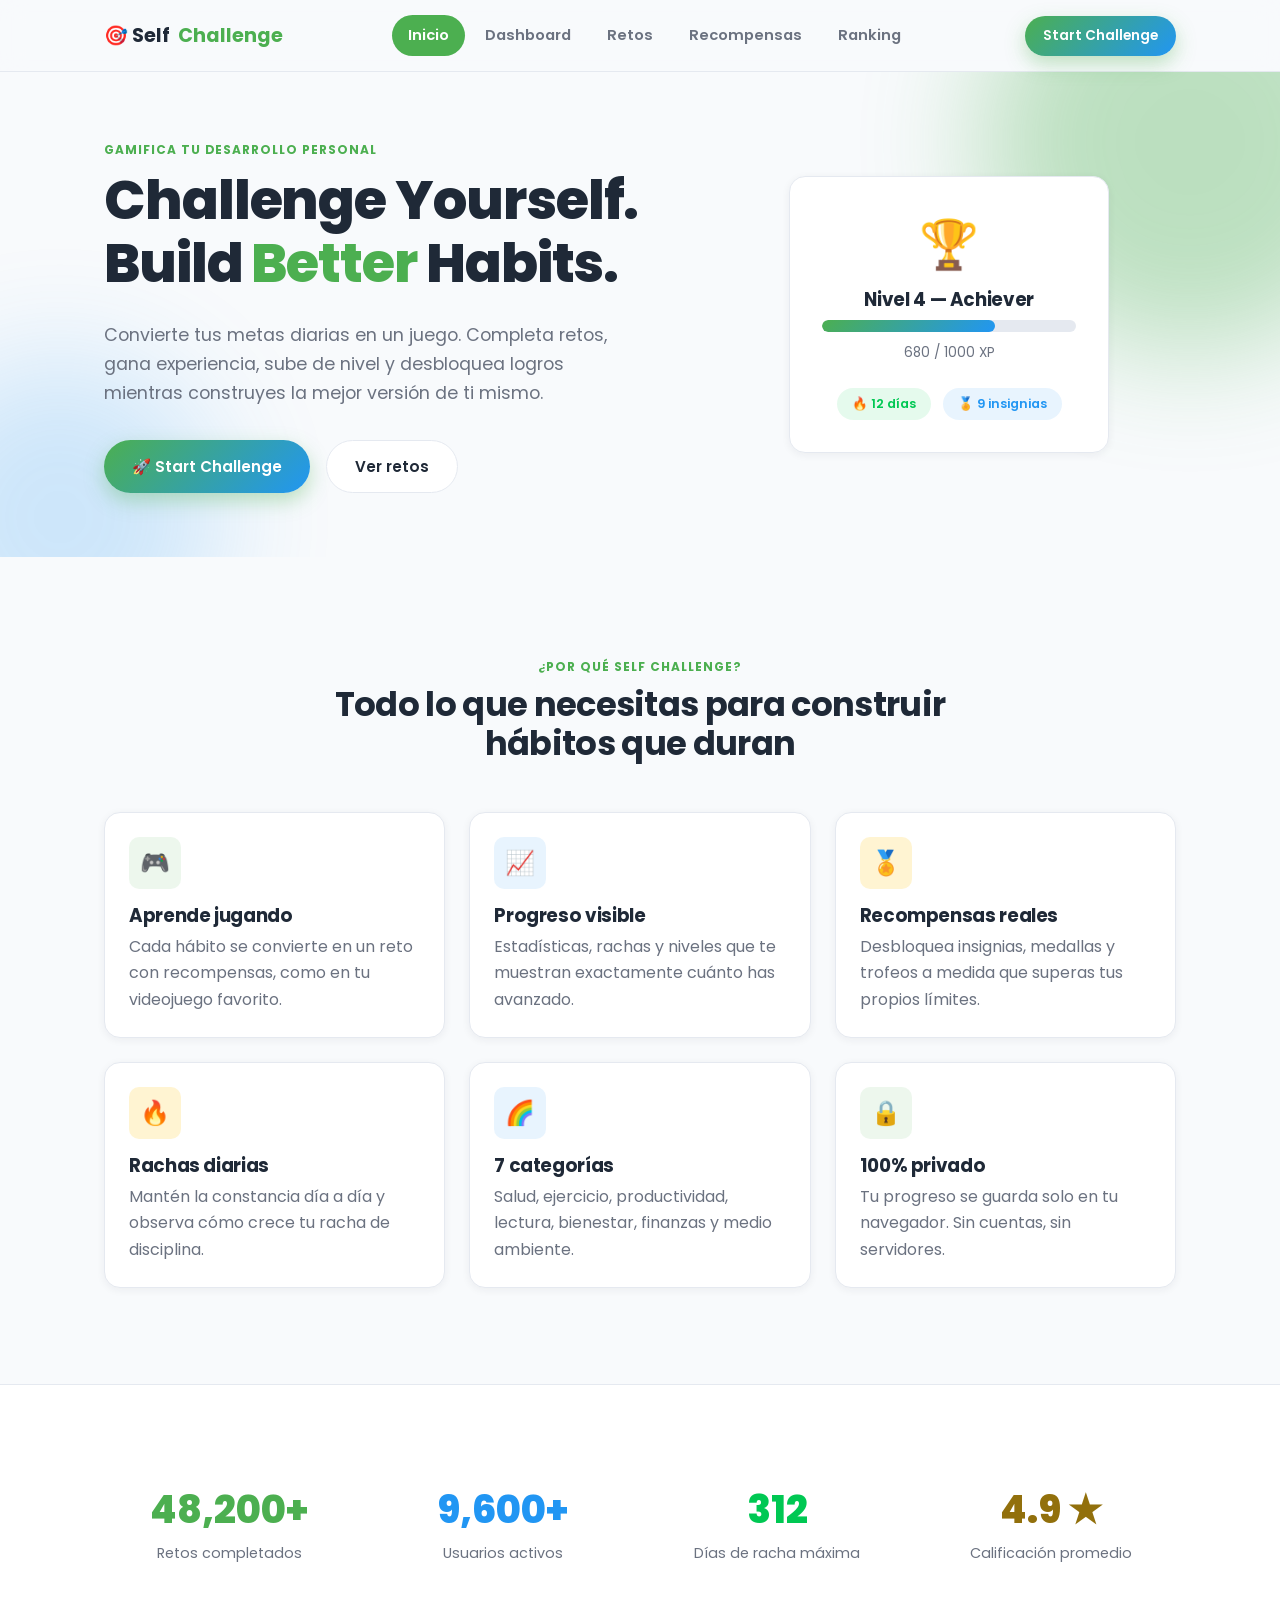
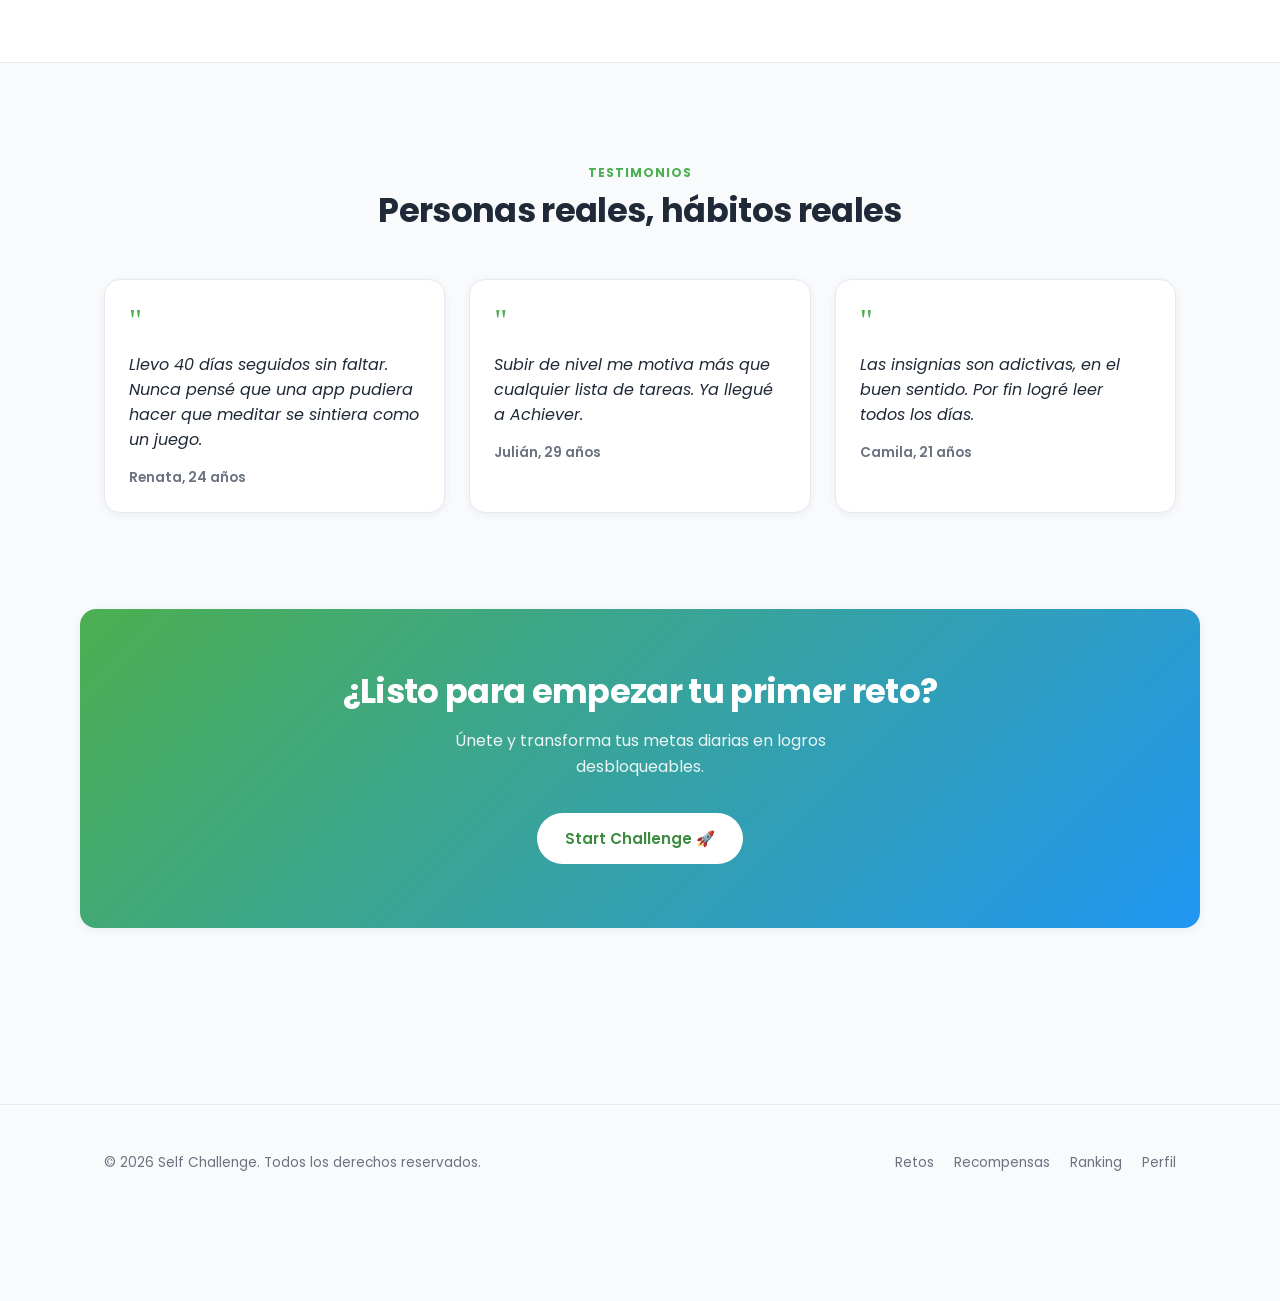
<file: index.html>
<!DOCTYPE html>
<html lang="es">
<head>
<meta charset="UTF-8">
<meta name="viewport" content="width=device-width, initial-scale=1.0">
<title>Self Challenge — Challenge Yourself. Build Better Habits.</title>
<meta name="description" content="Construye mejores hábitos jugando. Desafíos diarios, XP, niveles y logros.">
<link rel="preconnect" href="https://fonts.googleapis.com">
<link href="https://fonts.googleapis.com/css2?family=Poppins:wght@400;500;600;700;800&display=swap" rel="stylesheet">
<link rel="stylesheet" href="css/style.css">
<link rel="stylesheet" href="css/animations.css">
<link rel="stylesheet" href="css/responsive.css">
</head>
<body>

<nav class="navbar">
  <div class="container">
    <a href="index.html" class="brand">🎯 Self<span class="dot">Challenge</span></a>
    <div class="nav-links">
      <a href="index.html">Inicio</a>
      <a href="dashboard.html">Dashboard</a>
      <a href="challenges.html">Retos</a>
      <a href="rewards.html">Recompensas</a>
      <a href="ranking.html">Ranking</a>
    </div>
    <a href="dashboard.html" class="btn btn-primary btn-sm">Start Challenge</a>
    <button class="nav-toggle" aria-label="Abrir menú">☰</button>
  </div>
</nav>

<!-- ================= HERO ================= -->
<header class="hero">
  <div class="container hero-grid">
    <div class="reveal">
      <span class="eyebrow">Gamifica tu desarrollo personal</span>
      <h1>Challenge Yourself.<br>Build <span style="color:var(--color-primary)">Better</span> Habits.</h1>
      <p class="lead">Convierte tus metas diarias en un juego. Completa retos, gana experiencia, sube de nivel y desbloquea logros mientras construyes la mejor versión de ti mismo.</p>
      <div class="hero-actions">
        <a href="dashboard.html" class="btn btn-primary">🚀 Start Challenge</a>
        <a href="challenges.html" class="btn btn-secondary">Ver retos</a>
      </div>
    </div>
    <div class="hero-visual reveal reveal-2">
      <div class="card hero-card float">
        <div class="hero-card-icon">🏆</div>
        <h3>Nivel 4 — Achiever</h3>
        <div class="progress-track"><div class="progress-fill" style="width:68%"></div></div>
        <p style="margin:10px 0 0; font-size:0.85rem;">680 / 1000 XP</p>
        <div class="hero-card-pills">
          <span class="pill pill-success">🔥 12 días</span>
          <span class="pill pill-secondary">🏅 9 insignias</span>
        </div>
      </div>
    </div>
  </div>
</header>

<!-- ================= BENEFITS ================= -->
<section class="section">
  <div class="container">
    <div class="section-header">
      <span class="eyebrow">¿Por qué Self Challenge?</span>
      <h2>Todo lo que necesitas para construir hábitos que duran</h2>
    </div>
    <div class="benefits-grid">
      <div class="card card-hover benefit-card reveal reveal-1">
        <div class="icon-chip">🎮</div>
        <h3>Aprende jugando</h3>
        <p>Cada hábito se convierte en un reto con recompensas, como en tu videojuego favorito.</p>
      </div>
      <div class="card card-hover benefit-card reveal reveal-2">
        <div class="icon-chip blue">📈</div>
        <h3>Progreso visible</h3>
        <p>Estadísticas, rachas y niveles que te muestran exactamente cuánto has avanzado.</p>
      </div>
      <div class="card card-hover benefit-card reveal reveal-3">
        <div class="icon-chip amber">🏅</div>
        <h3>Recompensas reales</h3>
        <p>Desbloquea insignias, medallas y trofeos a medida que superas tus propios límites.</p>
      </div>
      <div class="card card-hover benefit-card reveal reveal-1">
        <div class="icon-chip amber">🔥</div>
        <h3>Rachas diarias</h3>
        <p>Mantén la constancia día a día y observa cómo crece tu racha de disciplina.</p>
      </div>
      <div class="card card-hover benefit-card reveal reveal-2">
        <div class="icon-chip blue">🌈</div>
        <h3>7 categorías</h3>
        <p>Salud, ejercicio, productividad, lectura, bienestar, finanzas y medio ambiente.</p>
      </div>
      <div class="card card-hover benefit-card reveal reveal-3">
        <div class="icon-chip">🔒</div>
        <h3>100% privado</h3>
        <p>Tu progreso se guarda solo en tu navegador. Sin cuentas, sin servidores.</p>
      </div>
    </div>
  </div>
</section>

<!-- ================= STATS ================= -->
<section class="section section-alt">
  <div class="container stats-row">
    <div class="stat-block reveal reveal-1"><div class="stat-number" style="color:var(--color-primary);">48,200+</div><p>Retos completados</p></div>
    <div class="stat-block reveal reveal-2"><div class="stat-number" style="color:var(--color-secondary);">9,600+</div><p>Usuarios activos</p></div>
    <div class="stat-block reveal reveal-3"><div class="stat-number" style="color:var(--color-success);">312</div><p>Días de racha máxima</p></div>
    <div class="stat-block reveal reveal-4"><div class="stat-number" style="color:#92700c;">4.9 ★</div><p>Calificación promedio</p></div>
  </div>
</section>

<!-- ================= TESTIMONIALS ================= -->
<section class="section">
  <div class="container">
    <div class="section-header">
      <span class="eyebrow">Testimonios</span>
      <h2>Personas reales, hábitos reales</h2>
    </div>
    <div class="testimonial-grid">
      <div class="card testimonial-card reveal reveal-1">
        <span class="quote-mark">"</span>
        <blockquote>Llevo 40 días seguidos sin faltar. Nunca pensé que una app pudiera hacer que meditar se sintiera como un juego.</blockquote>
        <footer>Renata, 24 años</footer>
      </div>
      <div class="card testimonial-card reveal reveal-2">
        <span class="quote-mark">"</span>
        <blockquote>Subir de nivel me motiva más que cualquier lista de tareas. Ya llegué a Achiever.</blockquote>
        <footer>Julián, 29 años</footer>
      </div>
      <div class="card testimonial-card reveal reveal-3">
        <span class="quote-mark">"</span>
        <blockquote>Las insignias son adictivas, en el buen sentido. Por fin logré leer todos los días.</blockquote>
        <footer>Camila, 21 años</footer>
      </div>
    </div>
  </div>
</section>

<!-- ================= CTA ================= -->
<section class="section" style="padding-top:0;">
  <div class="container card cta-banner">
    <h2>¿Listo para empezar tu primer reto?</h2>
    <p>Únete y transforma tus metas diarias en logros desbloqueables.</p>
    <a href="dashboard.html" class="btn btn-primary">Start Challenge 🚀</a>
  </div>
</section>

<footer class="footer">
  <div class="container">
    <span>© 2026 Self Challenge. Todos los derechos reservados.</span>
    <div class="footer-links">
      <a href="challenges.html">Retos</a>
      <a href="rewards.html">Recompensas</a>
      <a href="ranking.html">Ranking</a>
      <a href="profile.html">Perfil</a>
    </div>
  </div>
</footer>

<script src="js/storage.js"></script>
<script src="js/app.js"></script>
</body>
</html>
</file>
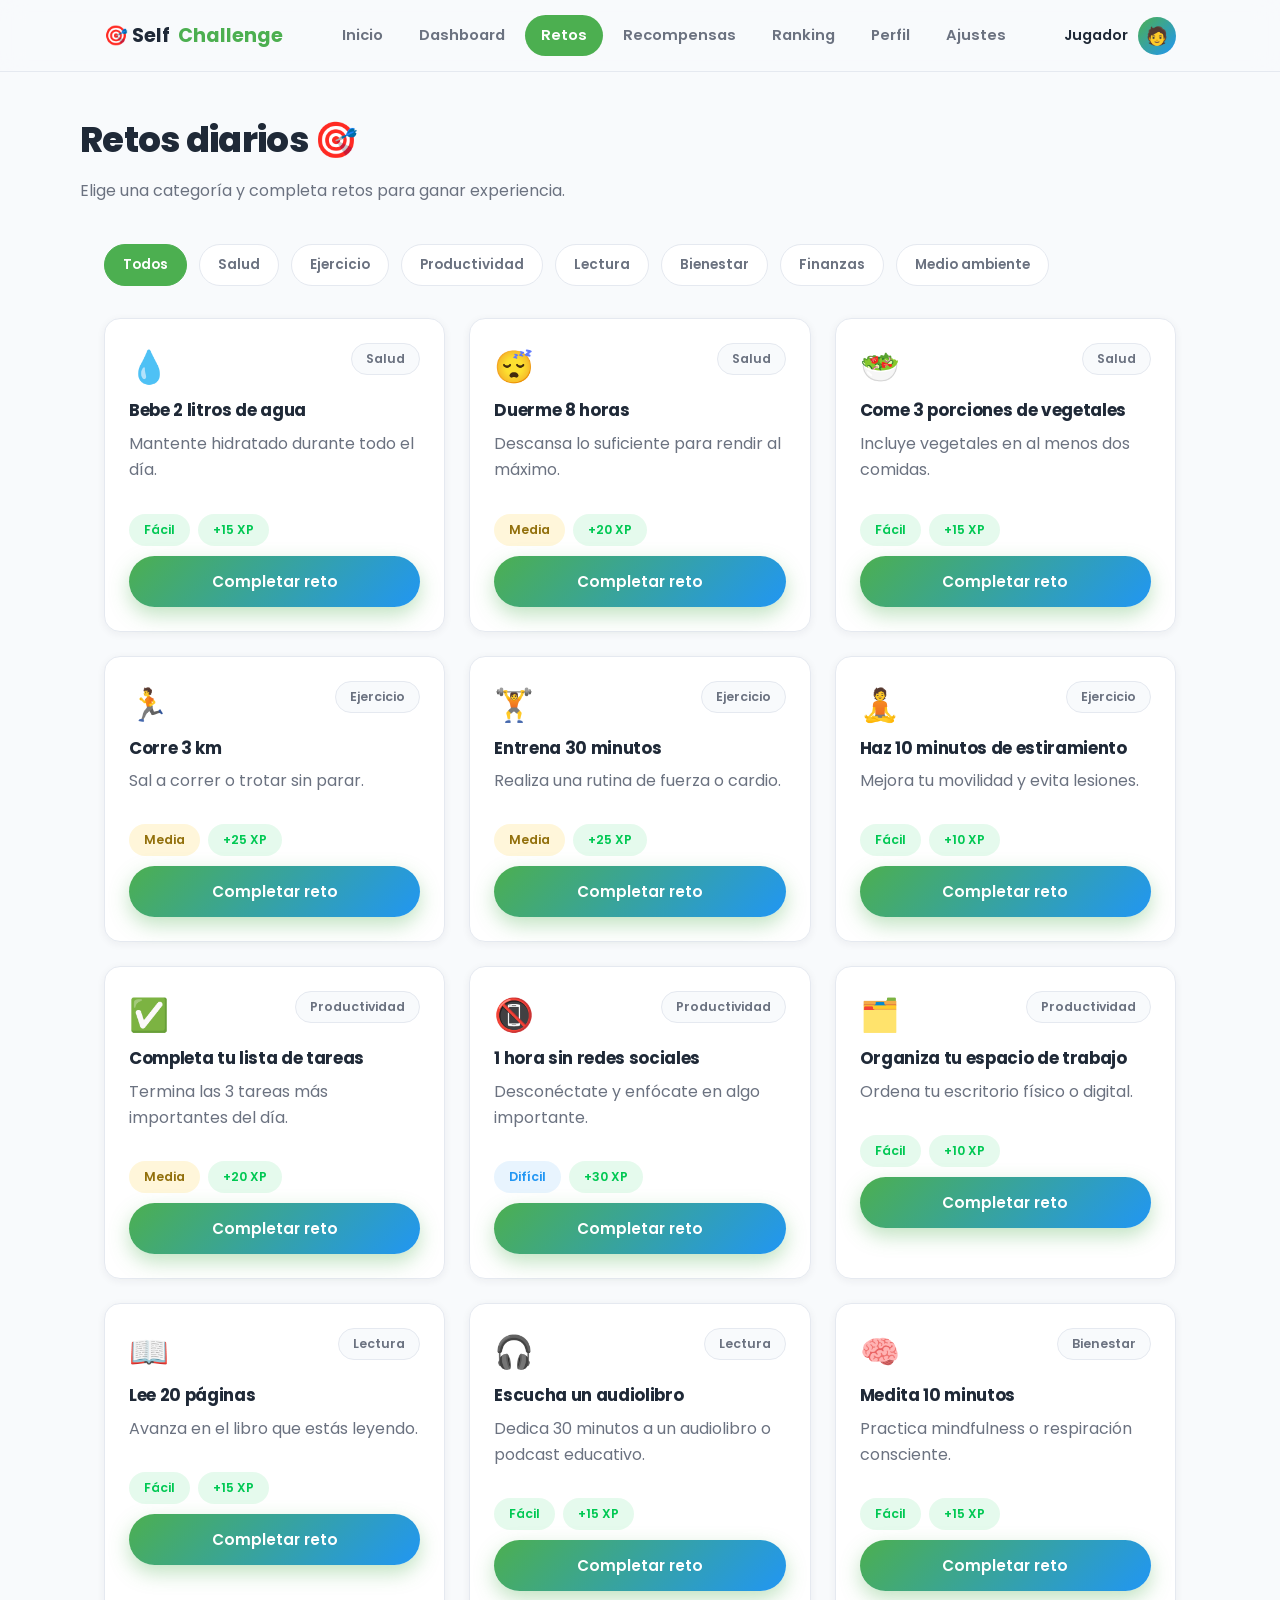
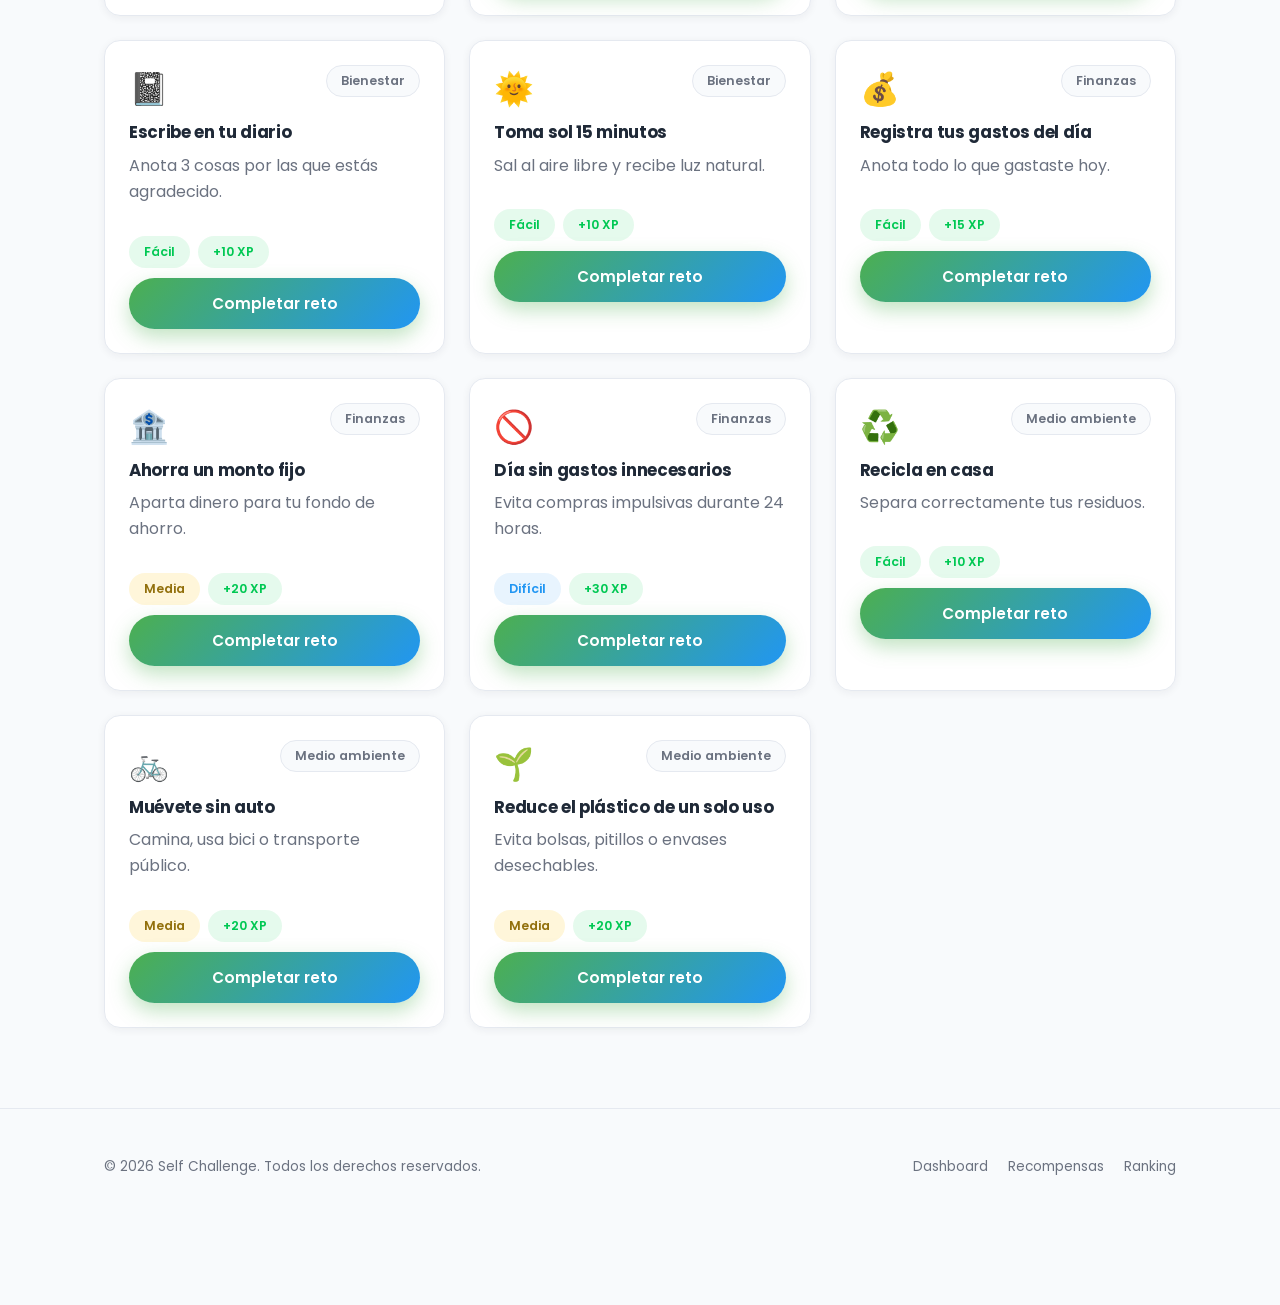
<file: challenges.html>
<!DOCTYPE html>
<html lang="es">
<head>
<meta charset="UTF-8">
<meta name="viewport" content="width=device-width, initial-scale=1.0">
<title>Retos — Self Challenge</title>
<link href="https://fonts.googleapis.com/css2?family=Poppins:wght@400;500;600;700;800&display=swap" rel="stylesheet">
<link rel="stylesheet" href="css/style.css">
<link rel="stylesheet" href="css/dashboard.css">
<link rel="stylesheet" href="css/animations.css">
<link rel="stylesheet" href="css/responsive.css">
</head>
<body>

<nav class="navbar">
  <div class="container">
    <a href="index.html" class="brand">🎯 Self<span class="dot">Challenge</span></a>
    <div class="nav-links">
      <a href="index.html">Inicio</a>
      <a href="dashboard.html">Dashboard</a>
      <a href="challenges.html">Retos</a>
      <a href="rewards.html">Recompensas</a>
      <a href="ranking.html">Ranking</a>
      <a href="profile.html">Perfil</a>
      <a href="settings.html">Ajustes</a>
    </div>
    <div class="nav-user">
      <span data-nav-name></span>
      <div class="nav-avatar" data-nav-avatar></div>
    </div>
    <button class="nav-toggle" aria-label="Abrir menú">☰</button>
  </div>
</nav>

<header class="page-header container">
  <h1 class="reveal">Retos diarios 🎯</h1>
  <p>Elige una categoría y completa retos para ganar experiencia.</p>
</header>

<section class="container">
  <div class="category-tabs" data-category-tabs></div>
  <div class="challenges-grid" data-challenges-grid></div>
</section>

<footer class="footer">
  <div class="container">
    <span>© 2026 Self Challenge. Todos los derechos reservados.</span>
    <div class="footer-links">
      <a href="dashboard.html">Dashboard</a>
      <a href="rewards.html">Recompensas</a>
      <a href="ranking.html">Ranking</a>
    </div>
  </div>
</footer>

<script src="js/storage.js"></script>
<script src="js/app.js"></script>
<script src="js/challenges.js"></script>
</body>
</html>
</file>
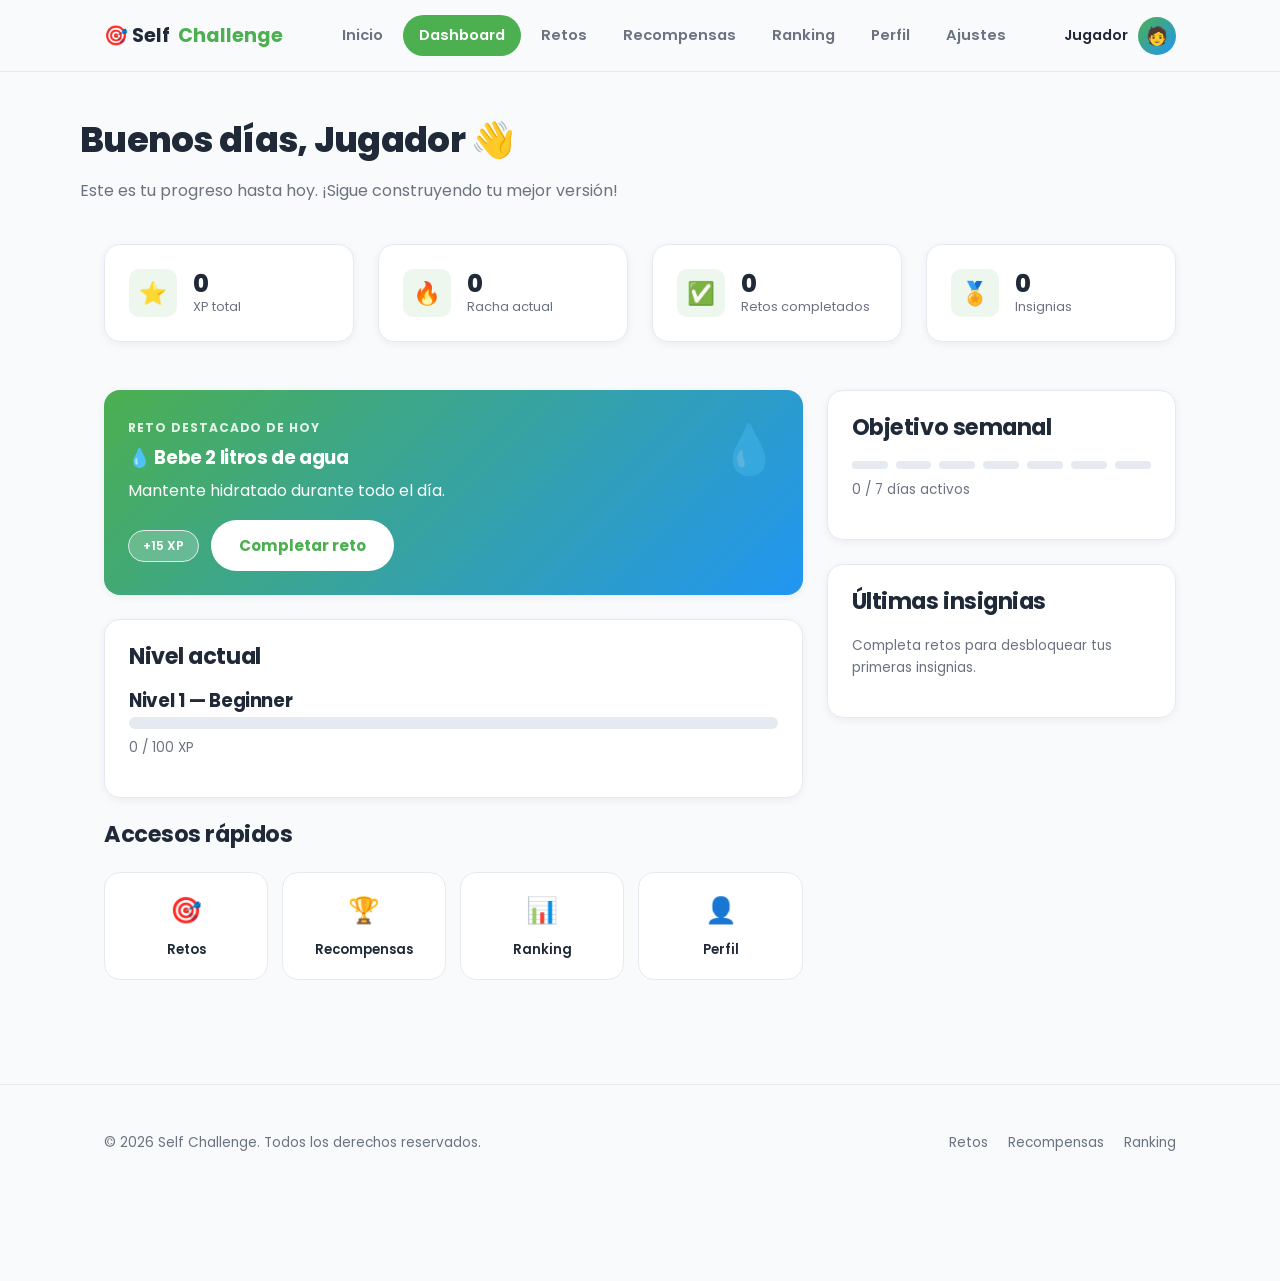
<file: dashboard.html>
<!DOCTYPE html>
<html lang="es">
<head>
<meta charset="UTF-8">
<meta name="viewport" content="width=device-width, initial-scale=1.0">
<title>Dashboard — Self Challenge</title>
<link href="https://fonts.googleapis.com/css2?family=Poppins:wght@400;500;600;700;800&display=swap" rel="stylesheet">
<link rel="stylesheet" href="css/style.css">
<link rel="stylesheet" href="css/dashboard.css">
<link rel="stylesheet" href="css/animations.css">
<link rel="stylesheet" href="css/responsive.css">
</head>
<body>

<nav class="navbar">
  <div class="container">
    <a href="index.html" class="brand">🎯 Self<span class="dot">Challenge</span></a>
    <div class="nav-links">
      <a href="index.html">Inicio</a>
      <a href="dashboard.html">Dashboard</a>
      <a href="challenges.html">Retos</a>
      <a href="rewards.html">Recompensas</a>
      <a href="ranking.html">Ranking</a>
      <a href="profile.html">Perfil</a>
      <a href="settings.html">Ajustes</a>
    </div>
    <div class="nav-user">
      <span data-nav-name></span>
      <div class="nav-avatar" data-nav-avatar></div>
    </div>
    <button class="nav-toggle" aria-label="Abrir menú">☰</button>
  </div>
</nav>

<header class="page-header container">
  <h1 data-greeting class="reveal">Hola 👋</h1>
  <p>Este es tu progreso hasta hoy. ¡Sigue construyendo tu mejor versión!</p>
</header>

<section class="container">
  <div class="stats-grid">
    <div class="card stat-card reveal reveal-1">
      <div class="stat-icon">⭐</div>
      <div><div class="stat-value" data-total-xp>0</div><div class="stat-label">XP total</div></div>
    </div>
    <div class="card stat-card reveal reveal-2">
      <div class="stat-icon">🔥</div>
      <div><div class="stat-value" data-streak>0</div><div class="stat-label">Racha actual</div></div>
    </div>
    <div class="card stat-card reveal reveal-3">
      <div class="stat-icon">✅</div>
      <div><div class="stat-value" data-completed>0</div><div class="stat-label">Retos completados</div></div>
    </div>
    <div class="card stat-card reveal reveal-4">
      <div class="stat-icon">🏅</div>
      <div><div class="stat-value" data-badges-count>0</div><div class="stat-label">Insignias</div></div>
    </div>
  </div>

  <div class="dashboard-grid">
    <div>
      <div class="card featured-challenge reveal reveal-1" data-featured></div>

      <div class="card reveal reveal-2" style="margin-top:24px;">
        <div class="section-title"><h2>Nivel actual</h2></div>
        <h3 data-level-name style="margin-bottom:6px;">Nivel 1 — Beginner</h3>
        <div class="progress-track"><div class="progress-fill" data-xp-fill></div></div>
        <p style="margin-top:8px; font-size:0.85rem;" data-xp-label>0 / 100 XP</p>
      </div>

      <div class="section-title" style="margin-top:24px;"><h2>Accesos rápidos</h2></div>
      <div class="quick-actions">
        <a href="challenges.html" class="quick-action"><div class="qa-icon">🎯</div><span class="qa-label">Retos</span></a>
        <a href="rewards.html" class="quick-action"><div class="qa-icon">🏆</div><span class="qa-label">Recompensas</span></a>
        <a href="ranking.html" class="quick-action"><div class="qa-icon">📊</div><span class="qa-label">Ranking</span></a>
        <a href="profile.html" class="quick-action"><div class="qa-icon">👤</div><span class="qa-label">Perfil</span></a>
      </div>
    </div>

    <div>
      <div class="card reveal reveal-1">
        <div class="section-title"><h2>Objetivo semanal</h2></div>
        <div class="weekly-goal-track" data-week-track></div>
        <p style="margin-top:10px; font-size:0.85rem;" data-week-count>0 / 7 días activos</p>
      </div>

      <div class="card reveal reveal-2" style="margin-top:24px;">
        <div class="section-title"><h2>Últimas insignias</h2></div>
        <div style="display:flex; gap:8px;" data-recent-badges></div>
      </div>
    </div>
  </div>
</section>

<footer class="footer">
  <div class="container">
    <span>© 2026 Self Challenge. Todos los derechos reservados.</span>
    <div class="footer-links">
      <a href="challenges.html">Retos</a>
      <a href="rewards.html">Recompensas</a>
      <a href="ranking.html">Ranking</a>
    </div>
  </div>
</footer>

<script src="js/storage.js"></script>
<script src="js/app.js"></script>
<script src="js/dashboard.js"></script>
</body>
</html>
</file>
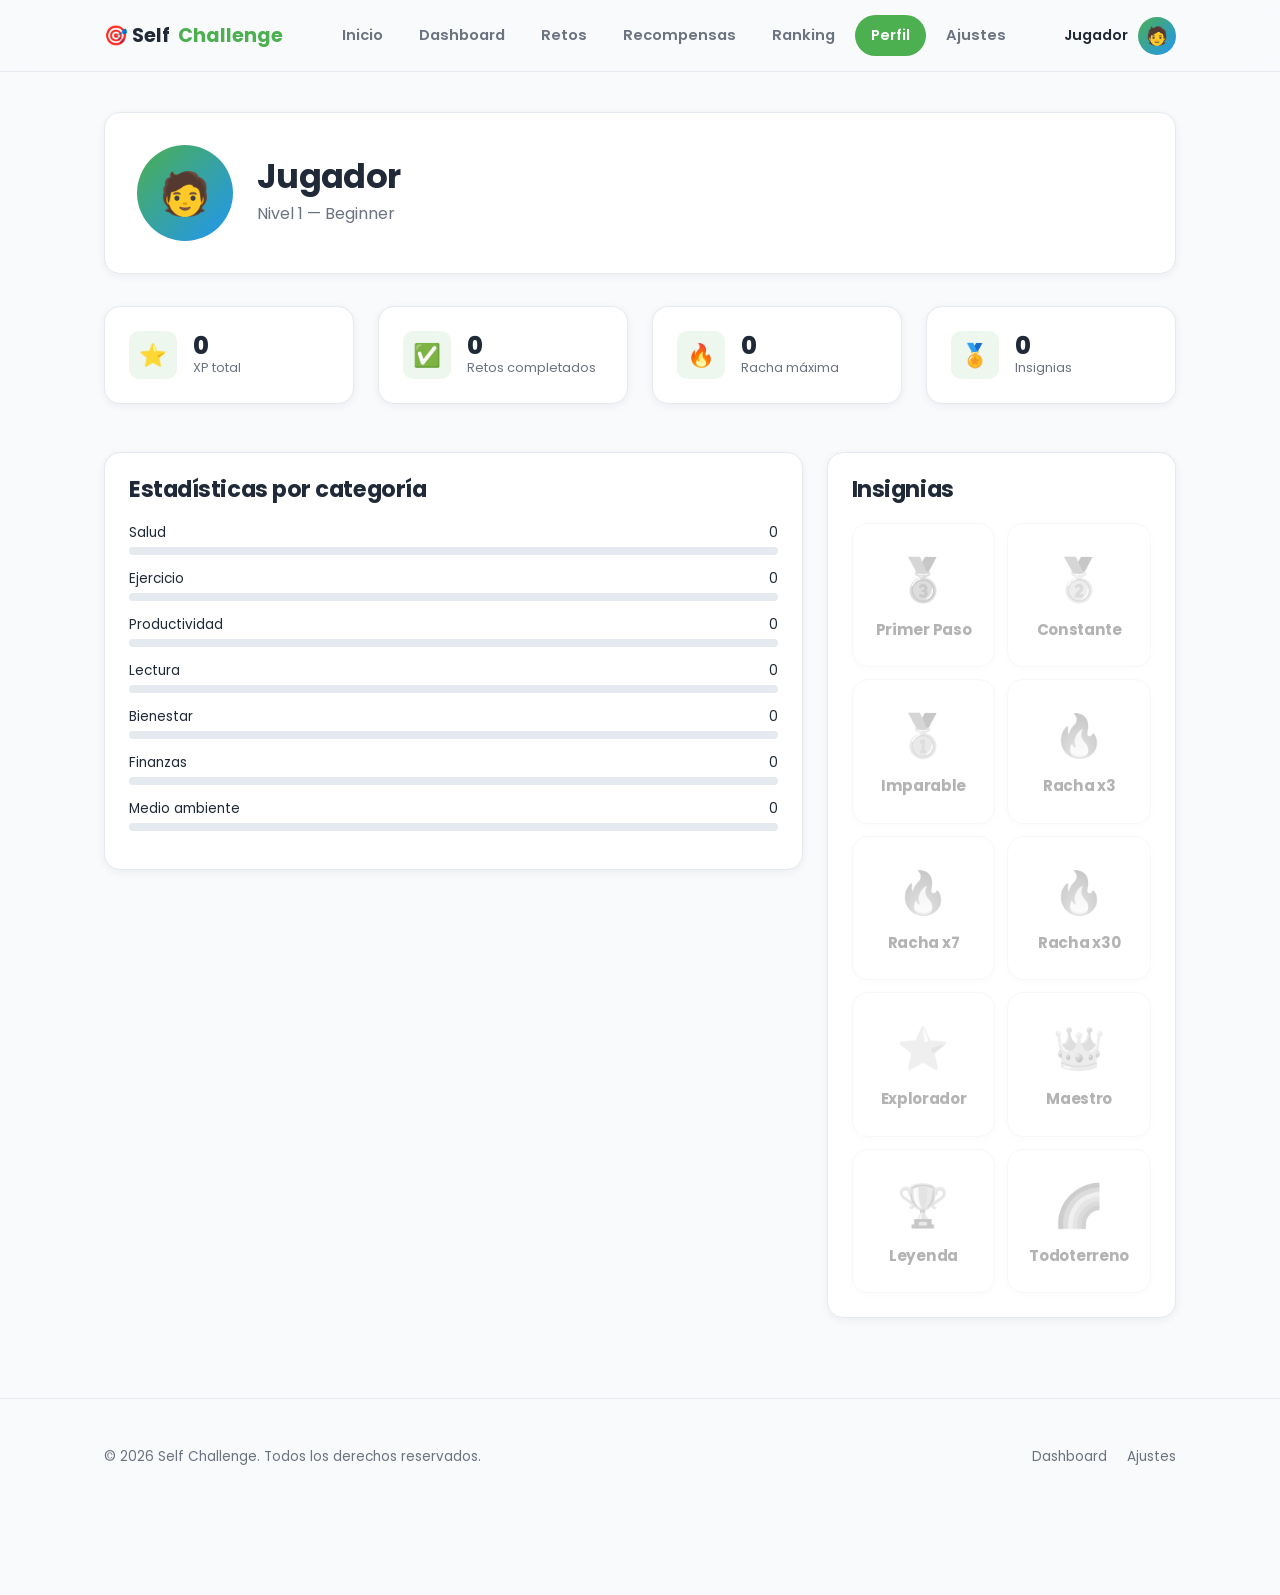
<file: profile.html>
<!DOCTYPE html>
<html lang="es">
<head>
<meta charset="UTF-8">
<meta name="viewport" content="width=device-width, initial-scale=1.0">
<title>Perfil — Self Challenge</title>
<link href="https://fonts.googleapis.com/css2?family=Poppins:wght@400;500;600;700;800&display=swap" rel="stylesheet">
<link rel="stylesheet" href="css/style.css">
<link rel="stylesheet" href="css/dashboard.css">
<link rel="stylesheet" href="css/animations.css">
<link rel="stylesheet" href="css/responsive.css">
</head>
<body>

<nav class="navbar">
  <div class="container">
    <a href="index.html" class="brand">🎯 Self<span class="dot">Challenge</span></a>
    <div class="nav-links">
      <a href="index.html">Inicio</a>
      <a href="dashboard.html">Dashboard</a>
      <a href="challenges.html">Retos</a>
      <a href="rewards.html">Recompensas</a>
      <a href="ranking.html">Ranking</a>
      <a href="profile.html">Perfil</a>
      <a href="settings.html">Ajustes</a>
    </div>
    <div class="nav-user">
      <span data-nav-name></span>
      <div class="nav-avatar" data-nav-avatar></div>
    </div>
    <button class="nav-toggle" aria-label="Abrir menú">☰</button>
  </div>
</nav>

<section class="container" style="padding-top:40px;">
  <div class="card profile-hero reveal">
    <div class="profile-avatar-lg" data-profile-avatar></div>
    <div>
      <h2 data-profile-name style="margin-bottom:4px;">Jugador</h2>
      <p data-profile-level style="margin:0;">Nivel 1 — Beginner</p>
    </div>
  </div>

  <div class="stats-grid">
    <div class="card stat-card reveal reveal-1">
      <div class="stat-icon">⭐</div>
      <div><div class="stat-value" data-profile-xp>0</div><div class="stat-label">XP total</div></div>
    </div>
    <div class="card stat-card reveal reveal-2">
      <div class="stat-icon">✅</div>
      <div><div class="stat-value" data-profile-completed>0</div><div class="stat-label">Retos completados</div></div>
    </div>
    <div class="card stat-card reveal reveal-3">
      <div class="stat-icon">🔥</div>
      <div><div class="stat-value" data-profile-maxstreak>0</div><div class="stat-label">Racha máxima</div></div>
    </div>
    <div class="card stat-card reveal reveal-4">
      <div class="stat-icon">🏅</div>
      <div><div class="stat-value" data-profile-badges>0</div><div class="stat-label">Insignias</div></div>
    </div>
  </div>

  <div class="dashboard-grid">
    <div class="card reveal reveal-1">
      <div class="section-title"><h2>Estadísticas por categoría</h2></div>
      <div data-category-stats></div>
    </div>
    <div class="card reveal reveal-2">
      <div class="section-title"><h2>Insignias</h2></div>
      <div class="rewards-grid" style="grid-template-columns:repeat(2,1fr); gap:12px;" data-profile-badge-grid></div>
    </div>
  </div>
</section>

<footer class="footer">
  <div class="container">
    <span>© 2026 Self Challenge. Todos los derechos reservados.</span>
    <div class="footer-links">
      <a href="dashboard.html">Dashboard</a>
      <a href="settings.html">Ajustes</a>
    </div>
  </div>
</footer>

<script src="js/storage.js"></script>
<script src="js/app.js"></script>
<script src="js/profile.js"></script>
</body>
</html>
</file>
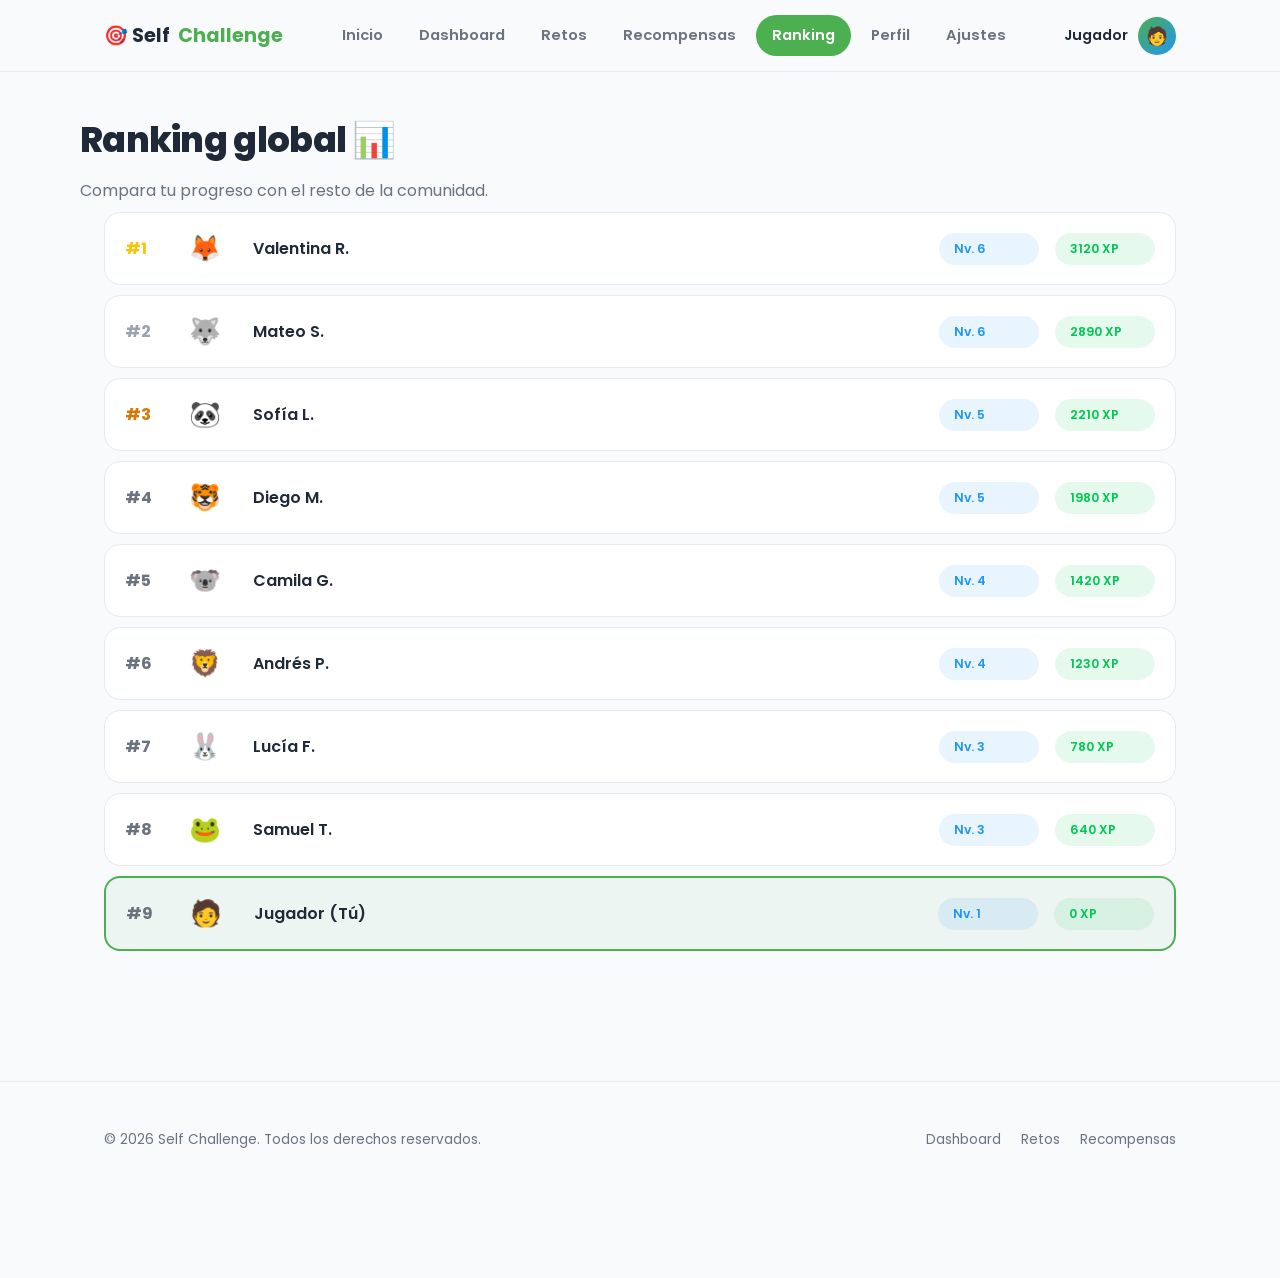
<file: ranking.html>
<!DOCTYPE html>
<html lang="es">
<head>
<meta charset="UTF-8">
<meta name="viewport" content="width=device-width, initial-scale=1.0">
<title>Ranking — Self Challenge</title>
<link href="https://fonts.googleapis.com/css2?family=Poppins:wght@400;500;600;700;800&display=swap" rel="stylesheet">
<link rel="stylesheet" href="css/style.css">
<link rel="stylesheet" href="css/dashboard.css">
<link rel="stylesheet" href="css/animations.css">
<link rel="stylesheet" href="css/responsive.css">
</head>
<body>

<nav class="navbar">
  <div class="container">
    <a href="index.html" class="brand">🎯 Self<span class="dot">Challenge</span></a>
    <div class="nav-links">
      <a href="index.html">Inicio</a>
      <a href="dashboard.html">Dashboard</a>
      <a href="challenges.html">Retos</a>
      <a href="rewards.html">Recompensas</a>
      <a href="ranking.html">Ranking</a>
      <a href="profile.html">Perfil</a>
      <a href="settings.html">Ajustes</a>
    </div>
    <div class="nav-user">
      <span data-nav-name></span>
      <div class="nav-avatar" data-nav-avatar></div>
    </div>
    <button class="nav-toggle" aria-label="Abrir menú">☰</button>
  </div>
</nav>

<header class="page-header container">
  <h1 class="reveal">Ranking global 📊</h1>
  <p>Compara tu progreso con el resto de la comunidad.</p>
</header>

<section class="container" data-ranking-list style="padding-bottom:40px;"></section>

<footer class="footer">
  <div class="container">
    <span>© 2026 Self Challenge. Todos los derechos reservados.</span>
    <div class="footer-links">
      <a href="dashboard.html">Dashboard</a>
      <a href="challenges.html">Retos</a>
      <a href="rewards.html">Recompensas</a>
    </div>
  </div>
</footer>

<script src="js/storage.js"></script>
<script src="js/app.js"></script>
<script>
  document.addEventListener('DOMContentLoaded', () => {
    const state = SC.load();
    const me = { name: state.name, avatar: state.avatar, level: state.level, xp: state.xp, isMe: true };
    const all = [...SC.FICTIONAL_RANKING, me].sort((a, b) => b.xp - a.xp);

    const wrap = document.querySelector('[data-ranking-list]');
    wrap.innerHTML = '';
    all.forEach((p, i) => {
      const pos = i + 1;
      const row = document.createElement('div');
      row.className = `ranking-row reveal reveal-${Math.min(i + 1, 5)}` + (p.isMe ? ' me' : '') + (pos <= 3 ? ` top${pos}` : '');
      row.innerHTML = `
        <span class="rank-pos">#${pos}</span>
        <span class="rank-avatar">${p.avatar}</span>
        <span class="rank-name">${p.name}${p.isMe ? ' (Tú)' : ''}</span>
        <span class="pill pill-secondary">Nv. ${p.level}</span>
        <span class="pill pill-success">${p.xp} XP</span>
      `;
      wrap.appendChild(row);
    });
  });
</script>
</body>
</html>
</file>
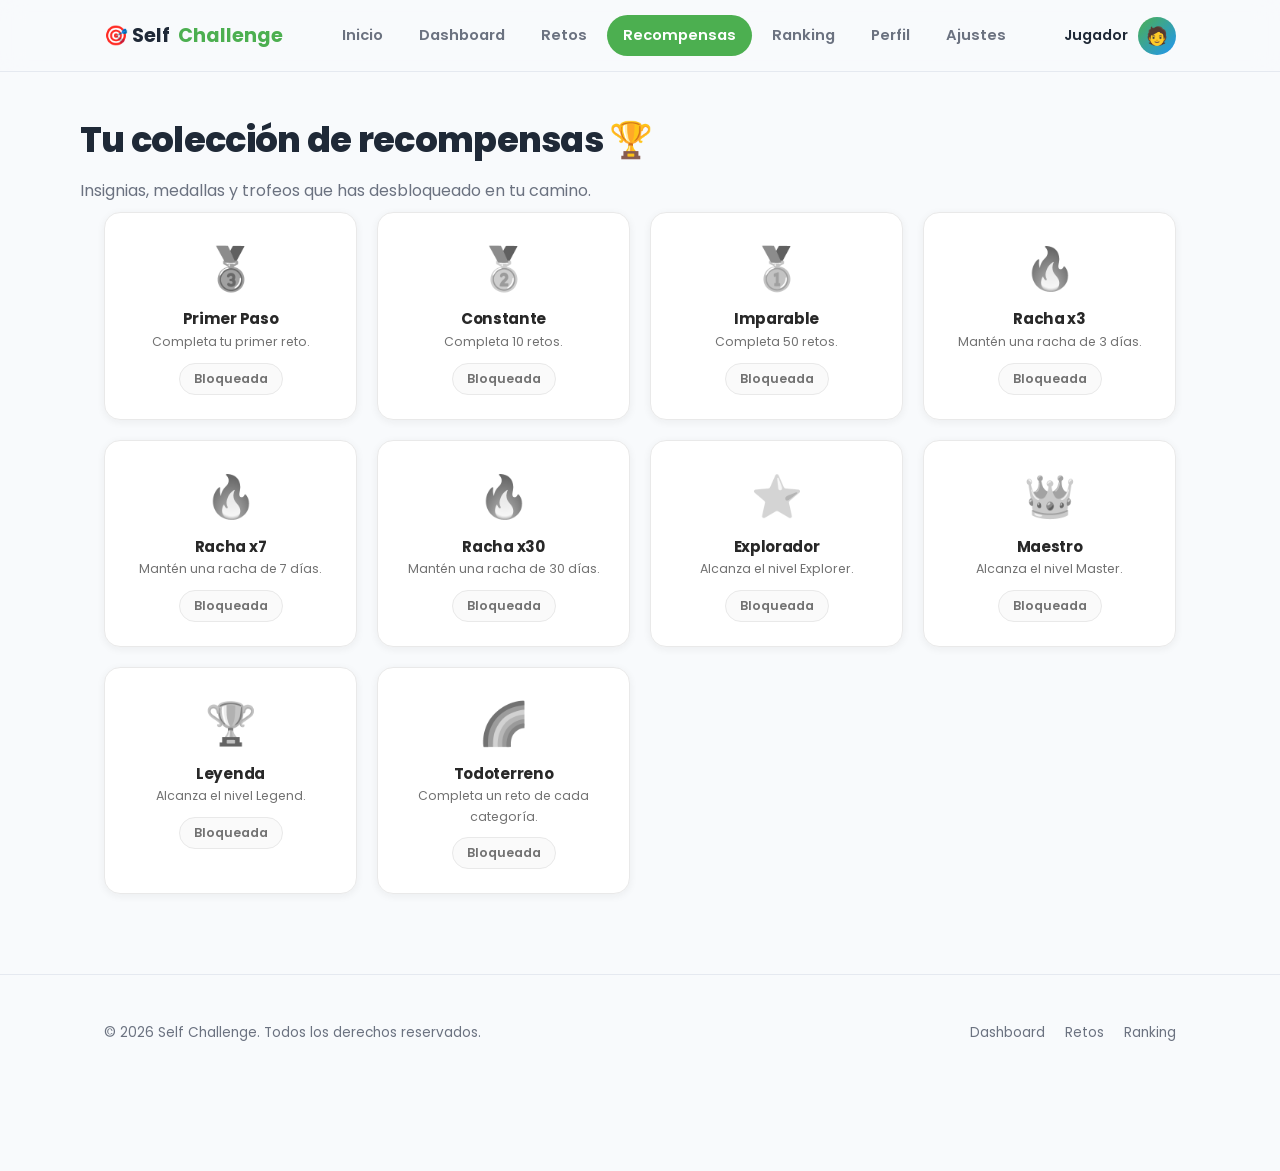
<file: rewards.html>
<!DOCTYPE html>
<html lang="es">
<head>
<meta charset="UTF-8">
<meta name="viewport" content="width=device-width, initial-scale=1.0">
<title>Recompensas — Self Challenge</title>
<link href="https://fonts.googleapis.com/css2?family=Poppins:wght@400;500;600;700;800&display=swap" rel="stylesheet">
<link rel="stylesheet" href="css/style.css">
<link rel="stylesheet" href="css/dashboard.css">
<link rel="stylesheet" href="css/animations.css">
<link rel="stylesheet" href="css/responsive.css">
</head>
<body>

<nav class="navbar">
  <div class="container">
    <a href="index.html" class="brand">🎯 Self<span class="dot">Challenge</span></a>
    <div class="nav-links">
      <a href="index.html">Inicio</a>
      <a href="dashboard.html">Dashboard</a>
      <a href="challenges.html">Retos</a>
      <a href="rewards.html">Recompensas</a>
      <a href="ranking.html">Ranking</a>
      <a href="profile.html">Perfil</a>
      <a href="settings.html">Ajustes</a>
    </div>
    <div class="nav-user">
      <span data-nav-name></span>
      <div class="nav-avatar" data-nav-avatar></div>
    </div>
    <button class="nav-toggle" aria-label="Abrir menú">☰</button>
  </div>
</nav>

<header class="page-header container">
  <h1 class="reveal">Tu colección de recompensas 🏆</h1>
  <p>Insignias, medallas y trofeos que has desbloqueado en tu camino.</p>
</header>

<section class="container">
  <div class="rewards-grid" data-rewards-grid></div>
</section>

<footer class="footer">
  <div class="container">
    <span>© 2026 Self Challenge. Todos los derechos reservados.</span>
    <div class="footer-links">
      <a href="dashboard.html">Dashboard</a>
      <a href="challenges.html">Retos</a>
      <a href="ranking.html">Ranking</a>
    </div>
  </div>
</footer>

<script src="js/storage.js"></script>
<script src="js/app.js"></script>
<script>
  document.addEventListener('DOMContentLoaded', () => {
    const state = SC.load();
    const grid = document.querySelector('[data-rewards-grid]');
    grid.innerHTML = '';
    SC.BADGE_CATALOG.forEach((b, i) => {
      const unlocked = state.badges.includes(b.id);
      const el = document.createElement('div');
      el.className = `card reward-badge reveal reveal-${(i % 5) + 1}` + (unlocked ? '' : ' locked');
      el.innerHTML = `
        <div class="badge-icon">${b.icon}</div>
        <h4>${b.name}</h4>
        <p>${b.description}</p>
        <span class="pill ${unlocked ? 'pill-success' : ''}" style="margin-top:10px;">${unlocked ? 'Desbloqueada' : 'Bloqueada'}</span>
      `;
      grid.appendChild(el);
    });
  });
</script>
</body>
</html>
</file>
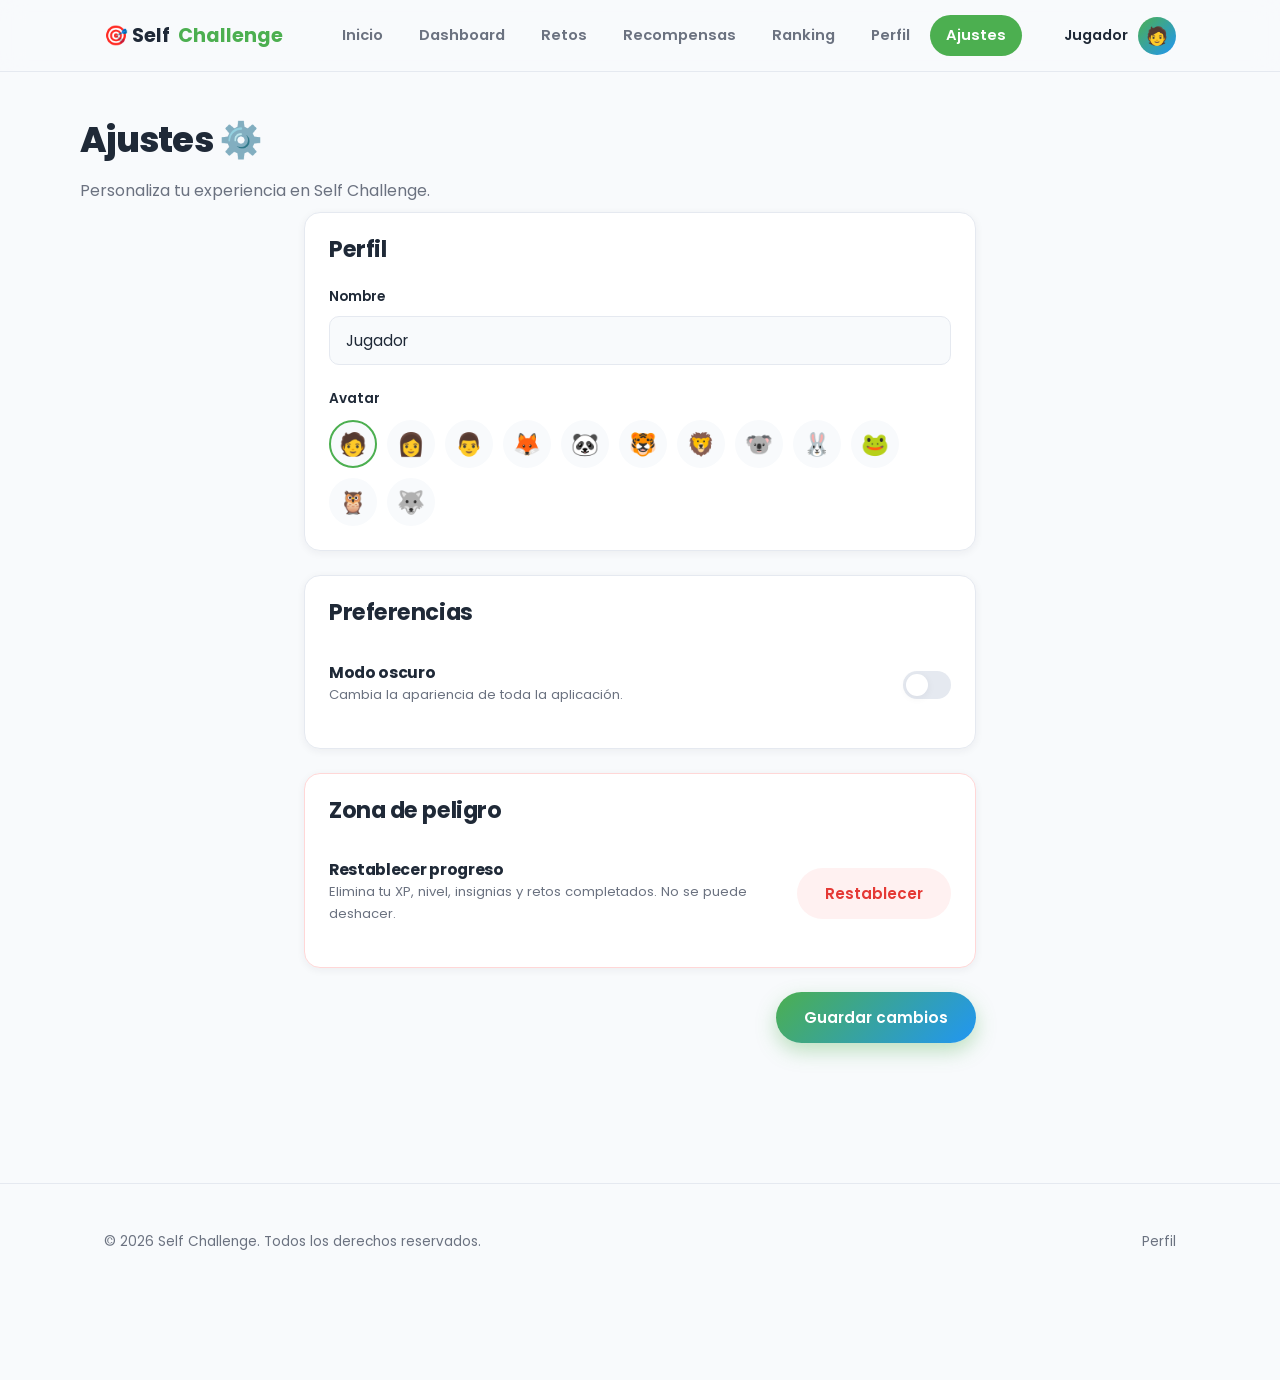
<file: settings.html>
<!DOCTYPE html>
<html lang="es">
<head>
<meta charset="UTF-8">
<meta name="viewport" content="width=device-width, initial-scale=1.0">
<title>Ajustes — Self Challenge</title>
<link href="https://fonts.googleapis.com/css2?family=Poppins:wght@400;500;600;700;800&display=swap" rel="stylesheet">
<link rel="stylesheet" href="css/style.css">
<link rel="stylesheet" href="css/dashboard.css">
<link rel="stylesheet" href="css/animations.css">
<link rel="stylesheet" href="css/responsive.css">
</head>
<body>

<nav class="navbar">
  <div class="container">
    <a href="index.html" class="brand">🎯 Self<span class="dot">Challenge</span></a>
    <div class="nav-links">
      <a href="index.html">Inicio</a>
      <a href="dashboard.html">Dashboard</a>
      <a href="challenges.html">Retos</a>
      <a href="rewards.html">Recompensas</a>
      <a href="ranking.html">Ranking</a>
      <a href="profile.html">Perfil</a>
      <a href="settings.html">Ajustes</a>
    </div>
    <div class="nav-user">
      <span data-nav-name></span>
      <div class="nav-avatar" data-nav-avatar></div>
    </div>
    <button class="nav-toggle" aria-label="Abrir menú">☰</button>
  </div>
</nav>

<header class="page-header container">
  <h1 class="reveal">Ajustes ⚙️</h1>
  <p>Personaliza tu experiencia en Self Challenge.</p>
</header>

<section class="container" style="max-width: 720px; padding-bottom: 60px;">
  <div class="card reveal reveal-1">
    <div class="section-title"><h2>Perfil</h2></div>

    <label for="nameInput" style="font-size:0.85rem; font-weight:600;">Nombre</label>
    <input id="nameInput" class="text-input" type="text" maxlength="24" style="margin: 8px 0 20px;">

    <label style="font-size:0.85rem; font-weight:600;">Avatar</label>
    <div class="avatar-picker" data-avatar-picker></div>
  </div>

  <div class="card reveal reveal-2" style="margin-top:24px;">
    <div class="section-title"><h2>Preferencias</h2></div>
    <div class="settings-row">
      <div>
        <h4>Modo oscuro</h4>
        <p>Cambia la apariencia de toda la aplicación.</p>
      </div>
      <button class="switch" data-dark-switch></button>
    </div>
  </div>

  <div class="card reveal reveal-3" style="margin-top:24px; border-color:#ffd7d7;">
    <div class="section-title"><h2>Zona de peligro</h2></div>
    <div class="settings-row" style="border:none;">
      <div>
        <h4>Restablecer progreso</h4>
        <p>Elimina tu XP, nivel, insignias y retos completados. No se puede deshacer.</p>
      </div>
      <button class="btn btn-danger" data-reset-btn>Restablecer</button>
    </div>
  </div>

  <div style="margin-top:24px; display:flex; justify-content:flex-end;">
    <button class="btn btn-primary" data-save-btn>Guardar cambios</button>
  </div>
</section>

<footer class="footer">
  <div class="container">
    <span>© 2026 Self Challenge. Todos los derechos reservados.</span>
    <div class="footer-links"><a href="profile.html">Perfil</a></div>
  </div>
</footer>

<script src="js/storage.js"></script>
<script src="js/app.js"></script>
<script>
  const AVATARS = ['🧑', '👩', '👨', '🦊', '🐼', '🐯', '🦁', '🐨', '🐰', '🐸', '🦉', '🐺'];
  let state = SC.load();

  document.addEventListener('DOMContentLoaded', () => {
    document.getElementById('nameInput').value = state.name;

    const picker = document.querySelector('[data-avatar-picker]');
    AVATARS.forEach((a) => {
      const btn = document.createElement('button');
      btn.className = 'avatar-option' + (a === state.avatar ? ' selected' : '');
      btn.textContent = a;
      btn.addEventListener('click', () => {
        state.avatar = a;
        document.querySelectorAll('.avatar-option').forEach((el) => el.classList.remove('selected'));
        btn.classList.add('selected');
      });
      picker.appendChild(btn);
    });

    const darkSwitch = document.querySelector('[data-dark-switch]');
    darkSwitch.classList.toggle('on', !!state.darkMode);
    darkSwitch.addEventListener('click', () => {
      state.darkMode = !state.darkMode;
      darkSwitch.classList.toggle('on', state.darkMode);
      SC.applyDarkMode(state);
      SC.save(state);
    });

    document.querySelector('[data-save-btn]').addEventListener('click', () => {
      state.name = document.getElementById('nameInput').value.trim() || 'Jugador';
      SC.save(state);
      scToast('Cambios guardados', '', 'success');
    });

    document.querySelector('[data-reset-btn]').addEventListener('click', () => {
      if (confirm('¿Seguro que quieres restablecer todo tu progreso? Esta acción no se puede deshacer.')) {
        SC.resetProgress();
        scToast('Progreso restablecido', '', 'info');
        setTimeout(() => window.location.href = 'dashboard.html', 900);
      }
    });
  });
</script>
</body>
</html>
</file>
<file: css/style.css>
/* =========================================================
   style.css — Self Challenge design system
   Tokens, resets, typography, navigation, buttons, cards.
   ========================================================= */

:root {
  /* Brand palette */
  --color-primary: #4CAF50;
  --color-primary-dark: #3d8b40;
  --color-secondary: #2196F3;
  --color-success: #00C853;
  --color-warning: #FFC107;

  --color-bg: #F8FAFC;
  --color-surface: #FFFFFF;
  --color-text: #1F2937;
  --color-text-muted: #6B7280;
  --color-border: #E5E9F0;

  --gradient-primary: linear-gradient(135deg, #4CAF50 0%, #2196F3 100%);

  --shadow-sm: 0 2px 8px rgba(31, 41, 55, 0.06);
  --shadow-md: 0 8px 24px rgba(31, 41, 55, 0.08);
  --shadow-lg: 0 16px 40px rgba(31, 41, 55, 0.12);

  --radius-sm: 10px;
  --radius-md: 16px;
  --radius-lg: 24px;
  --radius-pill: 999px;

  --nav-height: 72px;
  --font-display: 'Poppins', sans-serif;
  --font-body: 'Poppins', sans-serif;

  --ease-out: cubic-bezier(0.16, 1, 0.3, 1);

  /* Spacing scale — every section/card margin should trace back to one of these */
  --space-1: 4px;
  --space-2: 8px;
  --space-3: 12px;
  --space-4: 16px;
  --space-5: 24px;
  --space-6: 32px;
  --space-7: 48px;
  --space-8: 64px;
  --space-9: 96px;

  --section-padding: clamp(56px, 8vw, 96px);
}

html.dark {
  --color-bg: #10151C;
  --color-surface: #1B2230;
  --color-text: #F1F5F9;
  --color-text-muted: #94A3B8;
  --color-border: #2B3546;
}

* { box-sizing: border-box; }

html, body {
  margin: 0;
  padding: 0;
  scroll-behavior: smooth;
}

body {
  font-family: var(--font-body);
  background: var(--color-bg);
  color: var(--color-text);
  -webkit-font-smoothing: antialiased;
  transition: background 0.3s var(--ease-out), color 0.3s var(--ease-out);
  padding-bottom: 96px;
}

h1, h2, h3, h4 {
  font-family: var(--font-display);
  font-weight: 700;
  margin: 0 0 0.5em;
  letter-spacing: -0.02em;
  line-height: 1.15;
}
h1 { font-size: clamp(2.2rem, 4vw + 1rem, 3.4rem); font-weight: 800; }
h2 { font-size: clamp(1.5rem, 1.6vw + 1rem, 2.1rem); }
h3 { font-size: 1.15rem; }

p { line-height: 1.65; color: var(--color-text-muted); margin: 0 0 1em; }
p.lead { font-size: 1.1rem; max-width: 46ch; }
a { color: inherit; text-decoration: none; }
img { max-width: 100%; display: block; }
button { font-family: var(--font-body); cursor: pointer; border: none; background: none; }
ul { list-style: none; margin: 0; padding: 0; }
:focus-visible { outline: 2px solid var(--color-secondary); outline-offset: 3px; }

.container {
  max-width: 1120px;
  margin: 0 auto;
  padding: 0 var(--space-5);
}

.section { padding: var(--section-padding) 0; }
.section-alt {
  background: var(--color-surface);
  border-top: 1px solid var(--color-border);
  border-bottom: 1px solid var(--color-border);
}
.section-header {
  text-align: center;
  max-width: 620px;
  margin: 0 auto var(--space-7);
}
.section-header p { margin: var(--space-3) auto 0; }

/* ---------- Top navigation ---------- */
.navbar {
  position: sticky;
  top: 0;
  z-index: 100;
  height: var(--nav-height);
  display: flex;
  align-items: center;
  background: rgba(248, 250, 252, 0.85);
  backdrop-filter: blur(12px);
  border-bottom: 1px solid var(--color-border);
}
html.dark .navbar { background: rgba(16, 21, 28, 0.85); }

.navbar .container {
  display: flex;
  align-items: center;
  justify-content: space-between;
  width: 100%;
}

.brand {
  display: flex;
  align-items: center;
  gap: 8px;
  font-family: var(--font-display);
  font-weight: 700;
  font-size: 1.2rem;
}
.brand span.dot { color: var(--color-primary); }

.nav-links {
  display: flex;
  gap: 4px;
}
.nav-links a {
  padding: 10px 16px;
  border-radius: var(--radius-pill);
  font-weight: 600;
  font-size: 0.92rem;
  color: var(--color-text-muted);
  transition: background 0.2s var(--ease-out), color 0.2s var(--ease-out);
}
.nav-links a:hover { background: var(--color-border); color: var(--color-text); }
.nav-links a.active { background: var(--color-primary); color: #fff; }

.nav-user {
  display: flex;
  align-items: center;
  gap: 10px;
  font-weight: 600;
  font-size: 0.9rem;
}
.nav-avatar {
  width: 38px;
  height: 38px;
  border-radius: 50%;
  background: var(--gradient-primary);
  display: flex;
  align-items: center;
  justify-content: center;
  font-size: 1.1rem;
}

.nav-toggle {
  display: none;
  font-size: 1.4rem;
}

/* ---------- Buttons ---------- */
.btn {
  display: inline-flex;
  align-items: center;
  justify-content: center;
  gap: 8px;
  padding: 14px 28px;
  border-radius: var(--radius-pill);
  font-weight: 600;
  font-size: 0.95rem;
  transition: transform 0.18s var(--ease-out), box-shadow 0.18s var(--ease-out), background 0.18s var(--ease-out);
}
.btn:active { transform: scale(0.97); }

.btn-primary {
  background: var(--gradient-primary);
  color: #fff;
  box-shadow: 0 8px 20px rgba(76, 175, 80, 0.35);
}
.btn-primary:hover { box-shadow: 0 12px 28px rgba(76, 175, 80, 0.45); transform: translateY(-2px); }

.btn-secondary {
  background: var(--color-surface);
  color: var(--color-text);
  border: 1.5px solid var(--color-border);
}
.btn-secondary:hover { border-color: var(--color-secondary); color: var(--color-secondary); }

.btn-ghost {
  background: transparent;
  color: var(--color-text-muted);
  padding: 10px 18px;
}
.btn-ghost:hover { color: var(--color-text); }

.btn-danger {
  background: #fff1f1;
  color: #E53935;
}
.btn-danger:hover { background: #ffe0e0; }

.btn-sm { padding: 10px 18px; font-size: 0.85rem; }
.btn-block { width: 100%; }
.btn[disabled] { opacity: 0.5; cursor: not-allowed; transform: none !important; }

/* ---------- Cards ---------- */
.card {
  background: var(--color-surface);
  border-radius: var(--radius-md);
  box-shadow: var(--shadow-sm);
  border: 1px solid var(--color-border);
  padding: 24px;
  transition: transform 0.25s var(--ease-out), box-shadow 0.25s var(--ease-out);
}
.card-hover:hover {
  transform: translateY(-4px);
  box-shadow: var(--shadow-md);
}

.section-title {
  display: flex;
  align-items: baseline;
  justify-content: space-between;
  margin-bottom: 20px;
}
.section-title h2 { margin: 0; font-size: 1.4rem; }
.section-title .see-all { font-size: 0.85rem; font-weight: 600; color: var(--color-secondary); }

.eyebrow {
  display: inline-block;
  font-size: 0.75rem;
  font-weight: 700;
  letter-spacing: 0.08em;
  text-transform: uppercase;
  color: var(--color-primary);
  margin-bottom: 10px;
}

.pill {
  display: inline-flex;
  align-items: center;
  gap: 6px;
  padding: 6px 14px;
  border-radius: var(--radius-pill);
  font-size: 0.78rem;
  font-weight: 600;
  background: var(--color-bg);
  border: 1px solid var(--color-border);
  color: var(--color-text-muted);
}
.pill-success { background: rgba(0, 200, 83, 0.1); color: var(--color-success); border-color: transparent; }
.pill-warning { background: rgba(255, 193, 7, 0.15); color: #92700c; border-color: transparent; }
.pill-secondary { background: rgba(33, 150, 243, 0.1); color: var(--color-secondary); border-color: transparent; }

/* ---------- Progress bars ---------- */
.progress-track {
  height: 12px;
  border-radius: var(--radius-pill);
  background: var(--color-border);
  overflow: hidden;
  position: relative;
}
.progress-fill {
  height: 100%;
  border-radius: var(--radius-pill);
  background: var(--gradient-primary);
  width: 0%;
  transition: width 1s var(--ease-out);
}

/* ---------- Footer ---------- */
.footer {
  margin-top: 80px;
  padding: 48px 0 32px;
  border-top: 1px solid var(--color-border);
  color: var(--color-text-muted);
  font-size: 0.85rem;
}
.footer .container {
  display: flex;
  justify-content: space-between;
  align-items: center;
  flex-wrap: wrap;
  gap: 16px;
}
.footer-links { display: flex; gap: 20px; }

/* ---------- Empty states ---------- */
.empty-state {
  text-align: center;
  padding: 48px 24px;
  color: var(--color-text-muted);
}
.empty-state .icon { font-size: 2.5rem; margin-bottom: 12px; }

/* ---------- Icon chips ---------- */
.icon-chip {
  width: 52px;
  height: 52px;
  border-radius: var(--radius-sm);
  display: flex;
  align-items: center;
  justify-content: center;
  font-size: 1.5rem;
  background: rgba(76, 175, 80, 0.1);
  margin-bottom: var(--space-4);
}
.icon-chip.blue { background: rgba(33, 150, 243, 0.1); }
.icon-chip.amber { background: rgba(255, 193, 7, 0.18); }

/* ---------- Hero ---------- */
.hero {
  position: relative;
  overflow: hidden;
  padding: var(--space-8) 0;
}
.hero::before,
.hero::after {
  content: '';
  position: absolute;
  border-radius: 50%;
  filter: blur(60px);
  z-index: 0;
  opacity: 0.35;
}
.hero::before {
  width: 420px; height: 420px;
  background: var(--color-primary);
  top: -140px; right: -120px;
}
.hero::after {
  width: 320px; height: 320px;
  background: var(--color-secondary);
  bottom: -120px; left: -100px;
  opacity: 0.2;
}
.hero .container { position: relative; z-index: 1; }
.hero-grid { display: grid; grid-template-columns: 1.1fr 0.9fr; gap: var(--space-8); align-items: center; }
.hero-actions { display: flex; gap: var(--space-4); margin-top: var(--space-6); flex-wrap: wrap; }

.hero-card {
  width: 320px;
  padding: var(--space-6);
  text-align: center;
  margin: 0 auto;
}
.hero-card .hero-card-icon { font-size: 3rem; margin-bottom: var(--space-2); }
.hero-card .hero-card-pills { display: flex; justify-content: center; gap: var(--space-3); margin-top: var(--space-5); }

/* ---------- Benefit / stat / testimonial grids ---------- */
.benefits-grid, .stats-row, .testimonial-grid {
  display: grid;
  gap: var(--space-5);
}
.benefits-grid { grid-template-columns: repeat(3, 1fr); }
.stats-row { grid-template-columns: repeat(4, 1fr); text-align: center; }
.testimonial-grid { grid-template-columns: repeat(3, 1fr); }

.benefit-card h3 { margin-bottom: var(--space-2); }
.benefit-card p { margin-bottom: 0; }

.stat-block .stat-number {
  font-family: var(--font-display);
  font-weight: 800;
  font-size: clamp(1.8rem, 2vw + 1rem, 2.4rem);
  margin-bottom: var(--space-1);
}
.stat-block p { margin-bottom: 0; font-size: 0.9rem; }

.testimonial-card { display: flex; flex-direction: column; gap: var(--space-4); }
.testimonial-card .quote-mark { font-size: 2rem; color: var(--color-primary); font-family: Georgia, serif; line-height: 1; }
.testimonial-card blockquote { margin: 0; color: var(--color-text); font-style: italic; }
.testimonial-card footer { font-size: 0.85rem; font-weight: 600; color: var(--color-text-muted); }

/* ---------- CTA banner ---------- */
.cta-banner {
  background: var(--gradient-primary);
  color: #fff;
  text-align: center;
  padding: var(--space-8) var(--space-5);
  border: none;
}
.cta-banner h2, .cta-banner p { color: #fff; }
.cta-banner p { color: rgba(255,255,255,0.9); max-width: 480px; margin: var(--space-2) auto var(--space-6); }
.cta-banner .btn-primary { background: #fff; color: var(--color-primary-dark); box-shadow: none; }
.cta-banner .btn-primary:hover { transform: translateY(-2px); box-shadow: 0 12px 28px rgba(0,0,0,0.15); }

/* ---------- Toast ---------- */
.toast-container {
  position: fixed;
  bottom: 24px;
  left: 50%;
  transform: translateX(-50%);
  z-index: 1000;
  display: flex;
  flex-direction: column;
  gap: 10px;
  width: min(400px, calc(100vw - 32px));
}
</file>
<file: css/animations.css>
/* =========================================================
   animations.css — motion & microinteractions
   ========================================================= */

@keyframes fadeInUp {
  from { opacity: 0; transform: translateY(16px); }
  to { opacity: 1; transform: translateY(0); }
}
@keyframes fadeIn {
  from { opacity: 0; }
  to { opacity: 1; }
}
@keyframes popIn {
  0% { opacity: 0; transform: scale(0.85); }
  60% { opacity: 1; transform: scale(1.04); }
  100% { transform: scale(1); }
}
@keyframes floatY {
  0%, 100% { transform: translateY(0); }
  50% { transform: translateY(-10px); }
}
@keyframes pulseRing {
  0% { box-shadow: 0 0 0 0 rgba(76, 175, 80, 0.45); }
  100% { box-shadow: 0 0 0 18px rgba(76, 175, 80, 0); }
}
@keyframes confettiFall {
  0% { transform: translateY(-20px) rotate(0deg); opacity: 1; }
  100% { transform: translateY(320px) rotate(540deg); opacity: 0; }
}
@keyframes toastIn {
  from { opacity: 0; transform: translateY(16px) scale(0.96); }
  to { opacity: 1; transform: translateY(0) scale(1); }
}
@keyframes toastOut {
  from { opacity: 1; transform: translateY(0) scale(1); }
  to { opacity: 0; transform: translateY(-8px) scale(0.96); }
}
@keyframes shimmer {
  0% { background-position: -200px 0; }
  100% { background-position: 200px 0; }
}

.reveal {
  animation: fadeInUp 0.6s var(--ease-out) both;
}
.reveal-1 { animation-delay: 0.05s; }
.reveal-2 { animation-delay: 0.12s; }
.reveal-3 { animation-delay: 0.2s; }
.reveal-4 { animation-delay: 0.28s; }
.reveal-5 { animation-delay: 0.36s; }

.float { animation: floatY 4s ease-in-out infinite; }

.pulse-ring { animation: pulseRing 1.8s ease-out infinite; }

.toast {
  background: var(--color-surface);
  border: 1px solid var(--color-border);
  box-shadow: var(--shadow-lg);
  border-radius: var(--radius-md);
  padding: 16px 18px;
  display: flex;
  align-items: center;
  gap: 12px;
  animation: toastIn 0.35s var(--ease-out) both;
}
.toast.closing { animation: toastOut 0.3s var(--ease-out) both; }
.toast .toast-icon { font-size: 1.5rem; }
.toast .toast-text strong { display: block; font-size: 0.92rem; }
.toast .toast-text span { font-size: 0.82rem; color: var(--color-text-muted); }

.confetti-piece {
  position: fixed;
  top: 0;
  width: 8px;
  height: 14px;
  z-index: 999;
  animation: confettiFall 1.6s ease-in forwards;
  border-radius: 2px;
}

.challenge-card.completing {
  animation: popIn 0.4s var(--ease-out);
}

.badge-new {
  animation: popIn 0.5s var(--ease-out);
}

@media (prefers-reduced-motion: reduce) {
  *, *::before, *::after {
    animation-duration: 0.001s !important;
    animation-iteration-count: 1 !important;
    transition-duration: 0.001s !important;
    scroll-behavior: auto !important;
  }
}
</file>
<file: css/responsive.css>
/* =========================================================
   responsive.css — breakpoints for tablet & mobile
   ========================================================= */

@media (max-width: 960px) {
  .stats-grid, .stats-row { grid-template-columns: repeat(2, 1fr) !important; }
  .dashboard-grid { grid-template-columns: 1fr !important; }
  .hero-grid { grid-template-columns: 1fr !important; text-align: center; }
  .hero-visual { order: -1; margin-bottom: 24px; }
  .hero-actions { justify-content: center; }
  .benefits-grid, .testimonial-grid { grid-template-columns: repeat(2, 1fr) !important; }
}

@media (max-width: 768px) {
  .nav-links { display: none; }
  .nav-toggle { display: block; }
  .nav-links.mobile-open {
    display: flex;
    flex-direction: column;
    position: fixed;
    top: var(--nav-height);
    left: 0;
    right: 0;
    background: var(--color-surface);
    padding: 12px;
    border-bottom: 1px solid var(--color-border);
    box-shadow: var(--shadow-md);
    z-index: 99;
  }
  .nav-links.mobile-open a { padding: 14px 16px; }

  .challenges-grid,
  .rewards-grid,
  .benefits-grid,
  .testimonial-grid { grid-template-columns: 1fr !important; }

  .section { padding: 48px 0 !important; }
}

@media (max-width: 520px) {
  .stats-grid, .stats-row { grid-template-columns: repeat(2, 1fr) !important; }
  .container { padding: 0 16px; }
  .footer .container { flex-direction: column; align-items: flex-start; }
}
</file>
<file: css/dashboard.css>
/* =========================================================
   dashboard.css — dashboard, challenges, rewards, ranking,
   profile & settings page layouts.
   ========================================================= */

.page-header {
  padding: var(--space-7) 0 var(--space-2);
}
.page-header h1 { font-size: clamp(1.7rem, 2vw + 1rem, 2.2rem); }
.page-header p { margin-bottom: 0; }

.stats-grid {
  display: grid;
  grid-template-columns: repeat(4, 1fr);
  gap: var(--space-5);
  margin: var(--space-6) 0 var(--space-7);
}
.stat-card {
  display: flex;
  align-items: center;
  gap: var(--space-4);
}
.stat-card .stat-icon {
  width: 48px; height: 48px;
  border-radius: var(--radius-sm);
  display: flex; align-items:center; justify-content:center;
  font-size: 1.4rem;
  background: rgba(76, 175, 80, 0.1);
  flex-shrink: 0;
}
.stat-card .stat-value { font-size: 1.5rem; font-weight: 800; font-family: var(--font-display); line-height: 1.1; }
.stat-card .stat-label { font-size: 0.8rem; color: var(--color-text-muted); }

.dashboard-grid {
  display: grid;
  grid-template-columns: 2fr 1fr;
  gap: var(--space-5);
  align-items: start;
}

.featured-challenge {
  background: var(--gradient-primary);
  color: #fff;
  border: none;
  position: relative;
  overflow: hidden;
}
.featured-challenge h3, .featured-challenge p { color: #fff; }
.featured-challenge .icon-badge {
  font-size: 3rem;
  position: absolute;
  right: 24px;
  top: 24px;
  opacity: 0.35;
}

.quick-actions { display: grid; grid-template-columns: repeat(4,1fr); gap: 14px; margin: 24px 0; }
.quick-action {
  background: var(--color-surface);
  border: 1px solid var(--color-border);
  border-radius: var(--radius-md);
  padding: 18px;
  text-align: center;
  transition: transform 0.2s var(--ease-out), box-shadow 0.2s var(--ease-out);
}
.quick-action:hover { transform: translateY(-3px); box-shadow: var(--shadow-md); }
.quick-action .qa-icon { font-size: 1.6rem; margin-bottom: 6px; }
.quick-action span.qa-label { font-size: 0.82rem; font-weight: 600; }

.weekly-goal-track { display:flex; gap:8px; margin-top: 14px; }
.weekly-goal-track .day-dot {
  flex:1; height: 8px; border-radius: 4px; background: var(--color-border);
}
.weekly-goal-track .day-dot.done { background: var(--color-success); }

/* ---------- Challenges page ---------- */
.category-tabs { display:flex; gap:var(--space-3); flex-wrap:wrap; margin: var(--space-6) 0; }
.category-tab {
  padding: 10px 18px;
  border-radius: var(--radius-pill);
  background: var(--color-surface);
  border: 1px solid var(--color-border);
  font-weight: 600;
  font-size: 0.85rem;
  color: var(--color-text-muted);
}
.category-tab.active { background: var(--color-primary); color: #fff; border-color: var(--color-primary); }

.challenges-grid { display: grid; grid-template-columns: repeat(3, 1fr); gap: var(--space-5); }

.challenge-card { display: flex; flex-direction: column; gap: 10px; }
.challenge-card .ch-top { display:flex; justify-content:space-between; align-items:flex-start; }
.challenge-card .ch-icon { font-size: 2rem; }
.challenge-card h3 { font-size: 1.05rem; margin: 0; }
.challenge-card .ch-meta { display:flex; gap: 8px; margin-top: 4px; }
.challenge-card.done { opacity: 0.6; }
.challenge-card.done .btn-primary { background: var(--color-success); box-shadow:none; }

/* ---------- Rewards page ---------- */
.rewards-grid { display: grid; grid-template-columns: repeat(4, 1fr); gap: 20px; }
.reward-badge {
  text-align: center;
  padding: 24px 16px;
}
.reward-badge .badge-icon { font-size: 2.6rem; margin-bottom: 10px; }
.reward-badge.locked { opacity: 0.35; filter: grayscale(1); }
.reward-badge h4 { font-size: 0.95rem; margin: 6px 0 4px; }
.reward-badge p { font-size: 0.78rem; margin: 0; }

/* ---------- Ranking page ---------- */
.ranking-row {
  display: grid;
  grid-template-columns: 48px 48px 1fr 100px 100px;
  align-items: center;
  gap: 16px;
  padding: 16px 20px;
  border-radius: var(--radius-md);
  margin-bottom: 10px;
  background: var(--color-surface);
  border: 1px solid var(--color-border);
}
.ranking-row.me { border: 2px solid var(--color-primary); background: rgba(76,175,80,0.06); }
.ranking-row .rank-pos { font-weight: 700; font-family: var(--font-display); color: var(--color-text-muted); }
.ranking-row.top1 .rank-pos { color: #FFC107; }
.ranking-row.top2 .rank-pos { color: #9CA3AF; }
.ranking-row.top3 .rank-pos { color: #D97706; }
.ranking-row .rank-avatar { font-size: 1.6rem; }
.ranking-row .rank-name { font-weight: 600; }

/* ---------- Profile page ---------- */
.profile-hero {
  display: flex;
  align-items: center;
  gap: 24px;
  padding: 32px;
}
.profile-avatar-lg {
  width: 96px; height: 96px;
  border-radius: 50%;
  background: var(--gradient-primary);
  display: flex; align-items:center; justify-content:center;
  font-size: 2.6rem;
  flex-shrink: 0;
}

/* ---------- Settings page ---------- */
.settings-row {
  display: flex;
  align-items: center;
  justify-content: space-between;
  padding: 18px 0;
  border-bottom: 1px solid var(--color-border);
}
.settings-row:last-child { border-bottom: none; }
.settings-row h4 { margin: 0 0 2px; font-size: 0.98rem; }
.settings-row p { margin: 0; font-size: 0.82rem; }

.switch {
  position: relative;
  width: 48px; height: 28px;
  background: var(--color-border);
  border-radius: var(--radius-pill);
  transition: background 0.2s var(--ease-out);
  flex-shrink: 0;
}
.switch::after {
  content: '';
  position: absolute;
  top: 3px; left: 3px;
  width: 22px; height: 22px;
  background: #fff;
  border-radius: 50%;
  transition: transform 0.2s var(--ease-out);
  box-shadow: var(--shadow-sm);
}
.switch.on { background: var(--color-primary); }
.switch.on::after { transform: translateX(20px); }

.avatar-picker { display:flex; flex-wrap:wrap; gap: 10px; margin-top: 10px; }
.avatar-option {
  width: 48px; height:48px;
  border-radius: 50%;
  background: var(--color-bg);
  border: 2px solid transparent;
  display:flex; align-items:center; justify-content:center;
  font-size: 1.4rem;
}
.avatar-option.selected { border-color: var(--color-primary); }

.text-input {
  width: 100%;
  padding: 12px 16px;
  border-radius: var(--radius-sm);
  border: 1.5px solid var(--color-border);
  background: var(--color-bg);
  color: var(--color-text);
  font-family: var(--font-body);
  font-size: 0.95rem;
}
.text-input:focus { outline: 2px solid var(--color-primary); outline-offset: 2px; }
</file>
